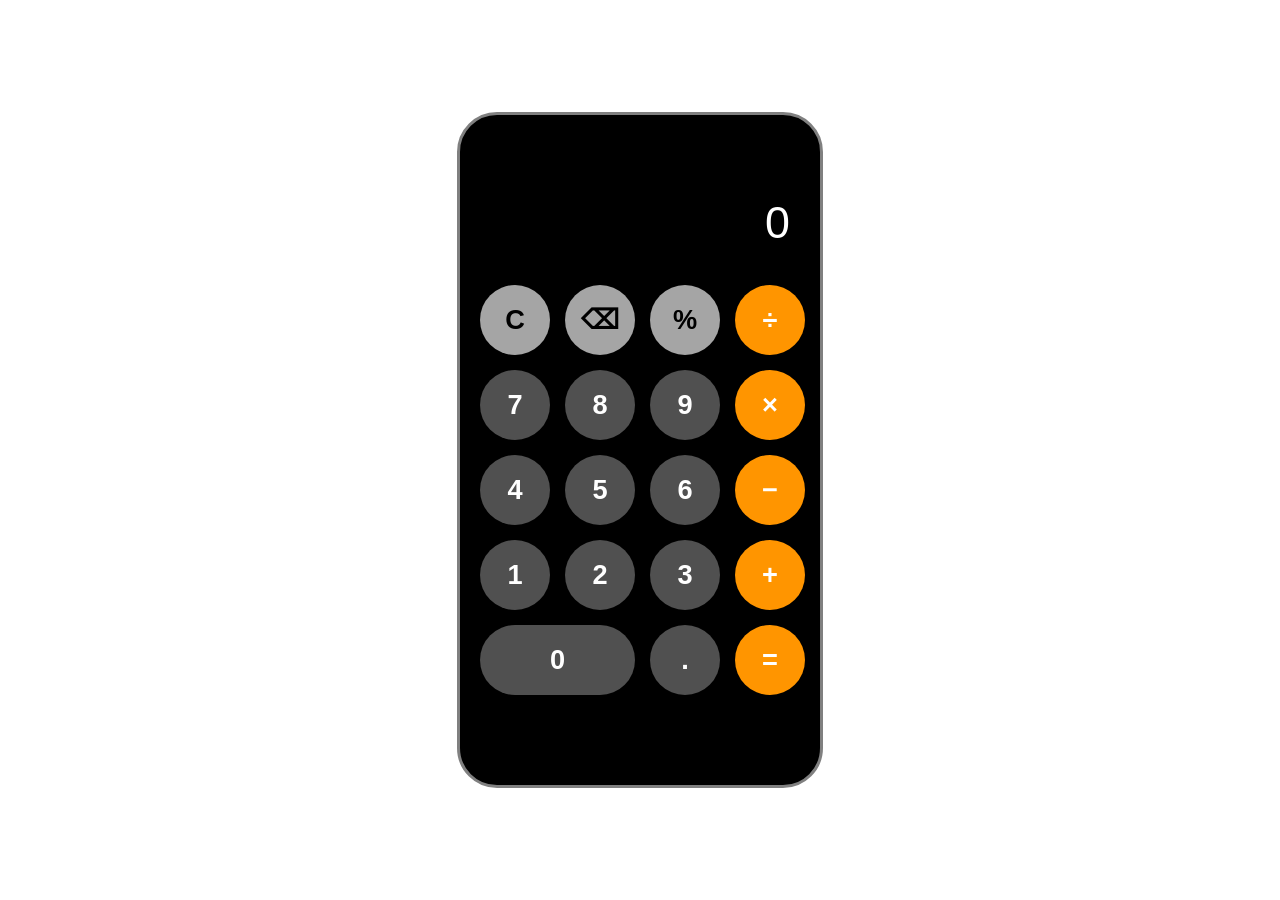
<file: docs/index.html>
<!DOCTYPE html>
<html lang="en">

<head>
    <meta charset="UTF-8">
    <meta name="viewport" content="width=device-width, initial-scale=1.0">
    <title>Functional iPhone Calculator</title>

    <link rel="stylesheet" href="style.css">
</head>

<body>

    <div class="iphone-container">

        <div class="calculator">

            <!-- Display -->
            <div class="display">
                <div class="expression" id="expression"></div>
                <div class="result" id="result">0</div>
            </div>

            <!-- Buttons -->
            <div class="buttons">

                <!-- Top Row -->
                <button class="btn light" data-action="clear">C</button>
                <button class="btn light" data-action="backspace">⌫</button>
                <button class="btn light" data-value="%">%</button>
                <button class="btn orange" data-operator="÷">÷</button>

                <!-- Number Row -->
                <button class="btn dark" data-value="7">7</button>
                <button class="btn dark" data-value="8">8</button>
                <button class="btn dark" data-value="9">9</button>
                <button class="btn orange" data-operator="×">×</button>

                <button class="btn dark" data-value="4">4</button>
                <button class="btn dark" data-value="5">5</button>
                <button class="btn dark" data-value="6">6</button>
                <button class="btn orange" data-operator="−">−</button>

                <button class="btn dark" data-value="1">1</button>
                <button class="btn dark" data-value="2">2</button>
                <button class="btn dark" data-value="3">3</button>
                <button class="btn orange" data-operator="+">+</button>

                <!-- Bottom Row -->
                <button class="btn dark wide" data-value="0">0</button>
                <button class="btn dark" data-value=".">.</button>
                <button class="btn orange" data-action="calculate">=</button>

            </div>

        </div>

    </div>

    <script src="script.js"></script>

</body>

</html>
</file>
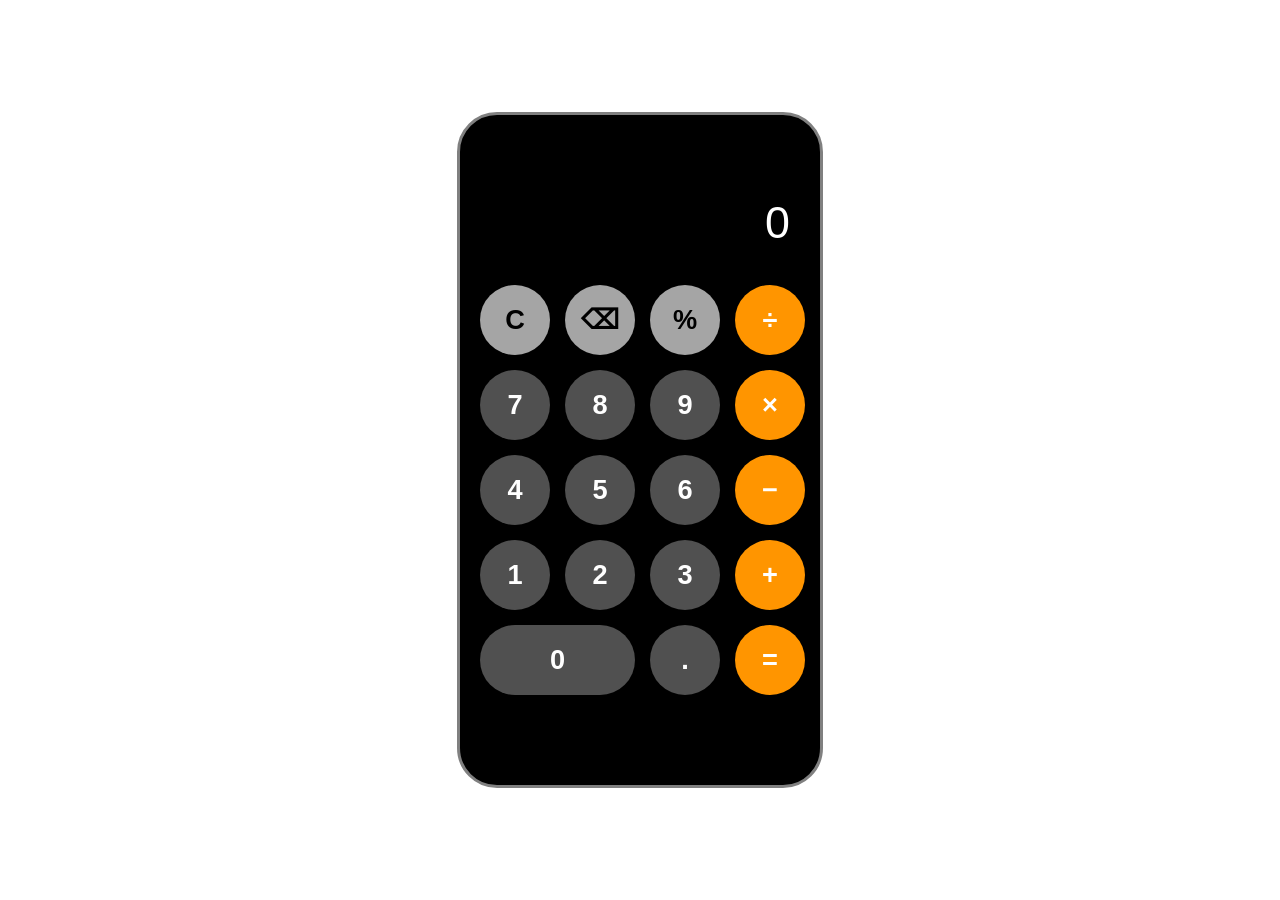
<file: WebDev-L2-Calculator/index.html>
<!DOCTYPE html>
<html lang="en">

<head>
    <meta charset="UTF-8">
    <meta name="viewport" content="width=device-width, initial-scale=1.0">
    <title>Functional iPhone Calculator</title>

    <link rel="stylesheet" href="style.css">
</head>

<body>

    <div class="iphone-container">

        <div class="calculator">

            <!-- Display -->
            <div class="display">
                <div class="expression" id="expression"></div>
                <div class="result" id="result">0</div>
            </div>

            <!-- Buttons -->
            <div class="buttons">

                <!-- Top Row -->
                <button class="btn light" data-action="clear">C</button>
                <button class="btn light" data-action="backspace">⌫</button>
                <button class="btn light" data-value="%">%</button>
                <button class="btn orange" data-operator="÷">÷</button>

                <!-- Number Row -->
                <button class="btn dark" data-value="7">7</button>
                <button class="btn dark" data-value="8">8</button>
                <button class="btn dark" data-value="9">9</button>
                <button class="btn orange" data-operator="×">×</button>

                <button class="btn dark" data-value="4">4</button>
                <button class="btn dark" data-value="5">5</button>
                <button class="btn dark" data-value="6">6</button>
                <button class="btn orange" data-operator="−">−</button>

                <button class="btn dark" data-value="1">1</button>
                <button class="btn dark" data-value="2">2</button>
                <button class="btn dark" data-value="3">3</button>
                <button class="btn orange" data-operator="+">+</button>

                <!-- Bottom Row -->
                <button class="btn dark wide" data-value="0">0</button>
                <button class="btn dark" data-value=".">.</button>
                <button class="btn orange" data-action="calculate">=</button>

            </div>

        </div>

    </div>

    <script src="script.js"></script>

</body>

</html>
</file>
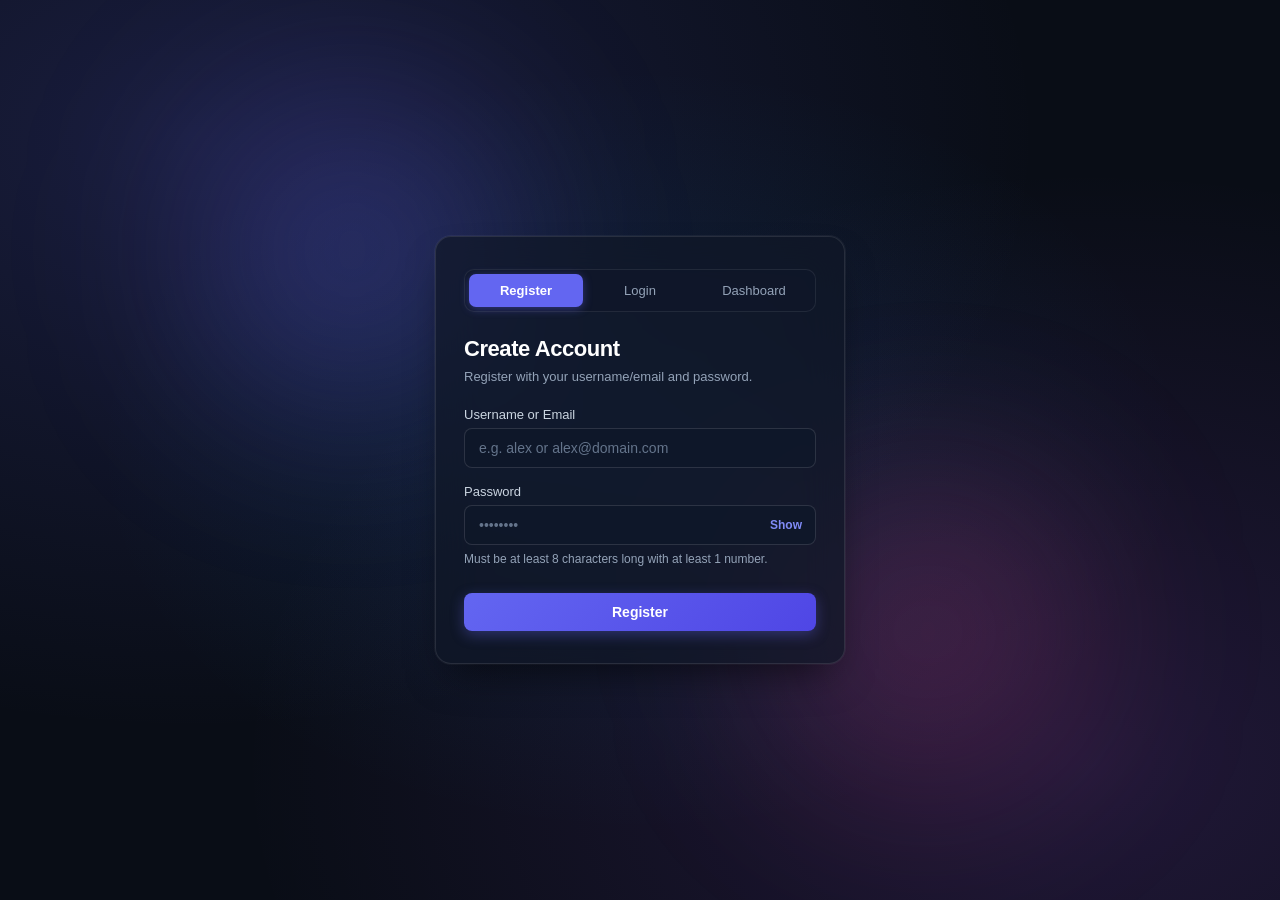
<file: WebDev-L2-LoginAuthenticationSystem/index.html>
<!DOCTYPE html>
<html lang="en">
<head>
  <meta charset="UTF-8">
  <meta name="viewport" content="width=device-width, initial-scale=1.0">
  <title>Authentication System</title>

  <link rel="stylesheet" href="style.css">
</head>
<body>

  <!-- Ambient Glow Effects -->
  <div class="glow-orb glow-1"></div>
  <div class="glow-orb glow-2"></div>

  <div class="auth-card">
    <div class="nav-tabs">
      <button class="tab-btn active" id="tabRegister" onclick="showTab('register')">Register</button>
      <button class="tab-btn" id="tabLogin" onclick="showTab('login')">Login</button>
      <button class="tab-btn" id="tabDashboard" onclick="showTab('dashboard')">Dashboard</button>
    </div>

    <div id="alertMessage" class="alert"></div>

    <!-- 1. Registration View -->
    <div id="registerSection">
      <h2>Create Account</h2>
      <p class="subtitle">Register with your username/email and password.</p>

      <form onsubmit="handleRegister(event)">
        <div class="form-group">
          <label for="regIdentifier">Username or Email</label>
          <input type="text" id="regIdentifier" placeholder="e.g. alex or alex@domain.com" required autocomplete="username">
        </div>

        <div class="form-group">
          <label for="regPassword">Password</label>

          <div class="password-container">
            <input type="password" id="regPassword" placeholder="••••••••" required autocomplete="new-password">
            <button type="button" class="show-password" onclick="togglePassword('regPassword', this)">
              Show
            </button>
          </div>

          <span class="field-hint">
            Must be at least 8 characters long with at least 1 number.
          </span>
        </div>

        <button type="submit" class="btn">Register</button>
      </form>
    </div>

    <!-- 2. Login View -->
    <div id="loginSection" style="display: none;">
      <h2>Welcome Back</h2>
      <p class="subtitle">Please enter your credentials to access your account.</p>

      <form onsubmit="handleLogin(event)">
        <div class="form-group">
          <label for="loginIdentifier">Username or Email</label>
          <input type="text" id="loginIdentifier" placeholder="e.g. alex or alex@domain.com" required autocomplete="username">
        </div>

        <div class="form-group">
          <label for="loginPassword">Password</label>

          <div class="password-container">
            <input type="password" id="loginPassword" placeholder="••••••••" required autocomplete="current-password">
            <button type="button" class="show-password" onclick="togglePassword('loginPassword', this)">
              Show
            </button>
          </div>
        </div>

        <button type="submit" class="btn">Login</button>
      </form>
    </div>

    <!-- 3. Protected Dashboard View -->
    <div id="dashboardSection" style="display: none;">
      <h2>Protected Space</h2>
      <p class="subtitle">
        You have successfully authenticated into the protected view.
      </p>

      <div class="profile-card">
        <div class="profile-row">
          <span class="profile-label">Signed in as:</span>
          <span class="profile-value" id="currentUser">-</span>
        </div>

        <div class="profile-row">
          <span class="profile-label">Access Level:</span>
          <span class="profile-value">Authorized</span>
        </div>

        <div class="profile-row">
          <span class="profile-label">Session:</span>
          <span class="badge-active">Active</span>
        </div>
      </div>

      <button type="button" class="btn btn-danger" onclick="handleLogout()">
        Log Out
      </button>
    </div>
  </div>

  <script src="script.js"></script>

</body>
</html>
</file>
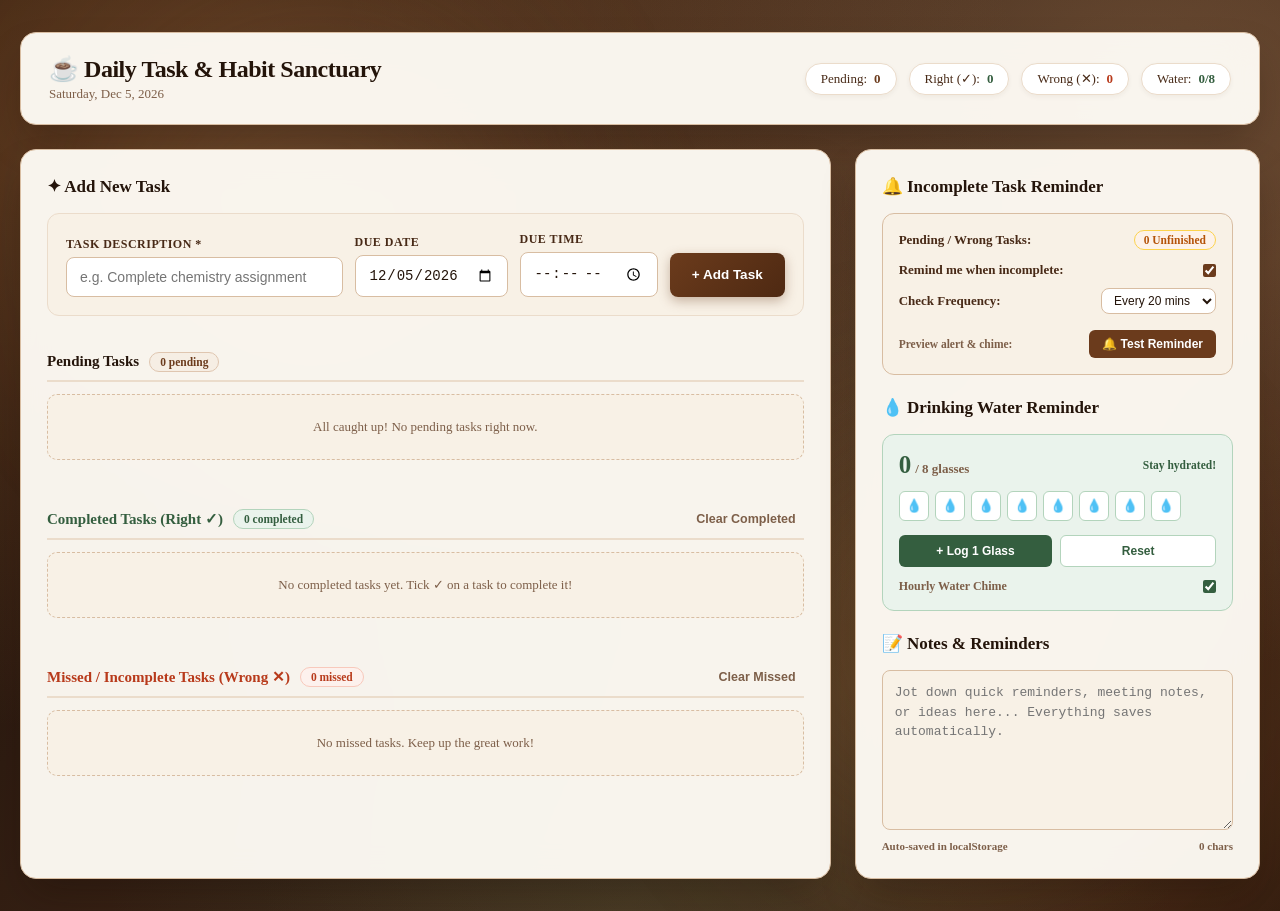
<file: WebDev-L2-ToDo/index.html>
<!DOCTYPE html>
<html lang="en">
<head>
  <meta charset="UTF-8">
  <meta name="viewport" content="width=device-width, initial-scale=1.0">
  <title>Mindful Tasks & Habit Planner</title>

  <link rel="stylesheet" href="style.css">
</head>
<body>

  <!-- Ambient Golden Caramel Glow Orbs -->
  <div class="glow-orb glow-top-left"></div>
  <div class="glow-orb glow-bottom-right"></div>

  <div class="container">

    <!-- Header -->
    <header class="top-bar">
      <div class="brand">
        <h1>☕ Daily Task & Habit Sanctuary</h1>
        <p id="dateHeader">Loading current date...</p>
      </div>

      <div class="status-pills">
        <div class="pill">
          <span>Pending:</span>
          <span id="statPendingCount" class="pill-num" style="color: var(--accent-brown);">0</span>
        </div>

        <div class="pill">
          <span>Right (✓):</span>
          <span id="statRightCount" class="pill-num" style="color: var(--green-primary);">0</span>
        </div>

        <div class="pill">
          <span>Wrong (✕):</span>
          <span id="statWrongCount" class="pill-num" style="color: var(--red-wrong);">0</span>
        </div>

        <div class="pill">
          <span>Water:</span>
          <span id="statWaterCount" class="pill-num" style="color: var(--green-primary);">0/8</span>
        </div>
      </div>
    </header>

    <!-- Main Grid -->
    <div class="app-grid">

      <!-- Left Column: Task Lists -->
      <main class="card">
        <h2 class="card-title">✦ Add New Task</h2>

        <form class="task-form" onsubmit="handleCreateTask(event)">
          <div class="input-field">
            <label for="inputDesc">Task Description *</label>
            <input type="text" id="inputDesc" placeholder="e.g. Complete chemistry assignment" required autocomplete="off">
          </div>

          <div class="input-field">
            <label for="inputDate">Due Date</label>
            <input type="date" id="inputDate">
          </div>

          <div class="input-field">
            <label for="inputTime">Due Time</label>
            <input type="time" id="inputTime">
          </div>

          <button type="submit" class="btn-submit">+ Add Task</button>
        </form>

        <!-- 1. PENDING TASKS SECTION -->
        <div class="section-bar">
          <div class="section-name">
            <span>Pending Tasks</span>
            <span id="badgePending" class="badge-counter badge-pending">0 pending</span>
          </div>
        </div>

        <table class="task-table" id="pendingTable">
          <thead>
            <tr>
              <th class="col-tick">Mark (✓ / ✕)</th>
              <th class="col-desc">Task Description</th>
              <th class="col-date">Date</th>
              <th class="col-time">Time</th>
              <th class="col-actions">Actions</th>
            </tr>
          </thead>

          <tbody id="pendingTbody">
            <!-- Injected via JS -->
          </tbody>
        </table>

        <div id="pendingEmptyNotice" class="empty-card" style="display: none;">
          All caught up! No pending tasks right now.
        </div>

        <!-- 2. COMPLETED TASKS (MARKED RIGHT ✓) -->
        <div class="section-bar" style="margin-top: 36px;">
          <div class="section-name">
            <span style="color: var(--green-primary);">Completed Tasks (Right ✓)</span>
            <span id="badgeRight" class="badge-counter badge-completed">0 completed</span>
          </div>

          <button type="button" class="btn-action" style="color: var(--text-muted);" onclick="clearCompletedRight()">
            Clear Completed
          </button>
        </div>

        <table class="task-table" id="rightTable">
          <thead>
            <tr>
              <th class="col-tick">Status</th>
              <th class="col-desc">Task Description</th>
              <th class="col-date">Date</th>
              <th class="col-time">Time</th>
              <th class="col-actions">Actions</th>
            </tr>
          </thead>

          <tbody id="rightTbody">
            <!-- Injected via JS -->
          </tbody>
        </table>

        <div id="rightEmptyNotice" class="empty-card" style="display: none;">
          No completed tasks yet. Tick ✓ on a task to complete it!
        </div>

        <!-- 3. MISSED / INCOMPLETE TASKS (MARKED WRONG ✕) -->
        <div class="section-bar" style="margin-top: 36px;">
          <div class="section-name">
            <span style="color: var(--red-wrong);">Missed / Incomplete Tasks (Wrong ✕)</span>
            <span id="badgeWrong" class="badge-counter badge-wrong">0 missed</span>
          </div>

          <button type="button" class="btn-action" style="color: var(--text-muted);" onclick="clearMarkedWrong()">
            Clear Missed
          </button>
        </div>

        <table class="task-table" id="wrongTable">
          <thead>
            <tr>
              <th class="col-tick">Status</th>
              <th class="col-desc">Task Description</th>
              <th class="col-date">Date</th>
              <th class="col-time">Time</th>
              <th class="col-actions">Actions</th>
            </tr>
          </thead>

          <tbody id="wrongTbody">
            <!-- Injected via JS -->
          </tbody>
        </table>

        <div id="wrongEmptyNotice" class="empty-card" style="display: none;">
          No missed tasks. Keep up the great work!
        </div>
      </main>

      <!-- Right Column: Incomplete Reminder, Water Tracker & Notes -->
      <aside class="card">

        <!-- Incomplete Task Reminder Panel -->
        <div class="widget-box">
          <h2 class="card-title">🔔 Incomplete Task Reminder</h2>

          <div class="reminder-panel">
            <div class="reminder-header">
              <span style="font-size: 13px; font-weight: 700; color: var(--text-mocha);">
                Pending / Wrong Tasks:
              </span>

              <span id="pendingAlertPill" class="pending-alert-badge">
                0 Unfinished
              </span>
            </div>

            <div class="reminder-controls">

              <div class="reminder-row">
                <span>Remind me when incomplete:</span>

                <input
                  type="checkbox"
                  id="incompleteReminderToggle"
                  style="accent-color: var(--accent-brown); cursor: pointer;"
                  checked
                  onchange="toggleIncompleteReminder()"
                >
              </div>

              <div class="reminder-row">
                <span>Check Frequency:</span>

                <select
                  id="reminderIntervalSelect"
                  style="width: auto; padding: 4px 8px; font-size: 12px;"
                  onchange="updateReminderFrequency()"
                >
                  <option value="10">Every 10 mins</option>
                  <option value="20" selected>Every 20 mins</option>
                  <option value="30">Every 30 mins</option>
                  <option value="60">Every 1 hour</option>
                </select>
              </div>

              <div class="reminder-row" style="margin-top: 6px;">
                <span style="font-size: 11.5px; color: var(--text-muted);">
                  Preview alert & chime:
                </span>

                <button
                  type="button"
                  class="btn-test-reminder"
                  onclick="fireIncompleteTaskReminder(true)"
                >
                  🔔 Test Reminder
                </button>
              </div>

            </div>
          </div>
        </div>

        <!-- Drinking Water Tracker -->
        <div class="widget-box">
          <h2 class="card-title">💧 Drinking Water Reminder</h2>

          <div class="water-box">

            <div class="water-header-row">
              <div>
                <span class="water-count-large" id="waterNumber">0</span>

                <span style="color: var(--text-muted); font-size: 13px; font-weight: 700;">
                  / 8 glasses
                </span>
              </div>

              <span
                id="waterFeedback"
                style="font-size: 11.5px; color: var(--green-primary); font-weight: 700;"
              >
                Stay hydrated!
              </span>
            </div>

            <div class="water-icons-row" id="waterIconsContainer">
              <!-- Injected via JS -->
            </div>

            <div class="water-buttons">
              <button
                type="button"
                class="btn-water btn-drink-water"
                onclick="logWaterGlass()"
              >
                + Log 1 Glass
              </button>

              <button
                type="button"
                class="btn-water btn-reset-water"
                onclick="resetWaterTracker()"
              >
                Reset
              </button>
            </div>

            <div
              style="
                margin-top: 12px;
                display: flex;
                justify-content: space-between;
                align-items: center;
                font-size: 12px;
                color: var(--text-muted);
                font-weight: 600;
              "
            >
              <span>Hourly Water Chime</span>

              <input
                type="checkbox"
                id="waterChimeToggle"
                style="accent-color: var(--green-primary); cursor: pointer;"
                checked
                onchange="toggleWaterChime()"
              >
            </div>

          </div>
        </div>

        <!-- Notes Scratchpad -->
        <div class="widget-box">
          <h2 class="card-title">📝 Notes & Reminders</h2>

          <textarea
            id="notesArea"
            class="notes-input"
            placeholder="Jot down quick reminders, meeting notes, or ideas here... Everything saves automatically."
            oninput="saveNotesText()"
          ></textarea>

          <div class="notes-info">
            <span>Auto-saved in localStorage</span>
            <span id="notesCharCounter">0 chars</span>
          </div>
        </div>

      </aside>

    </div>
  </div>

  <div id="toastTray" class="toast-tray"></div>

  <script src="script.js"></script>
</body>
</html>
</file>
<file: docs/style.css>
body {
    margin: 0;
    background-color: white;
    display: flex;
    justify-content: center;
    align-items: center;
    min-height: 100vh;
    font-family: Arial, sans-serif;
}

.iphone-container {
    position: relative;
    width: 360px;
    height: 670px;
    background-color: black;
    border-radius: 40px;
    border: 3px solid gray;
    overflow: hidden;
}

/* Calculator Section */
.calculator {
    display: flex;
    flex-direction: column;
    padding: 20px;
    box-sizing: border-box;
    height: 100%;
}

/* Display */
.display {
    background-color: black;
    color: white;
    text-align: right;
    padding: 20px 10px;
    border-radius: 10px;
    height: 90px;
    overflow: hidden;
    display: flex;
    flex-direction: column;
    justify-content: flex-end;
}

/* Expression shown above the result */
.expression {
    color: #b0b0b0;
    font-size: 1.1rem;
    min-height: 25px;
    overflow: hidden;
    white-space: nowrap;
}

/* Result shown below */
.result {
    color: white;
    font-size: 2.8rem;
    line-height: 1;
    overflow: hidden;
    white-space: nowrap;
}

/* Button Grid */
.buttons {
    display: grid;
    grid-template-columns: repeat(4, 1fr);
    gap: 15px;
    margin-top: 20px;
}

/* All Buttons */
.btn {
    height: 70px;
    width: 70px;
    border-radius: 50%;
    display: flex;
    justify-content: center;
    align-items: center;
    font-size: 1.7rem;
    font-weight: bold;
    border: none;
    cursor: pointer;
}

.btn:hover {
    opacity: 0.8;
}

/* Orange Buttons */
.btn.orange {
    background-color: #ff9500;
    color: white;
}

/* Light Buttons */
.btn.light {
    background-color: #a5a5a5;
    color: black;
}

/* Number Buttons */
.btn.dark {
    background-color: #505050;
    color: white;
}

/* Wide Zero Button */
.btn.wide {
    grid-column: span 2;
    width: 100%;
    border-radius: 35px;
}
</file>
<file: WebDev-L2-Calculator/style.css>
body {
    margin: 0;
    background-color: white;
    display: flex;
    justify-content: center;
    align-items: center;
    min-height: 100vh;
    font-family: Arial, sans-serif;
}

.iphone-container {
    position: relative;
    width: 360px;
    height: 670px;
    background-color: black;
    border-radius: 40px;
    border: 3px solid gray;
    overflow: hidden;
}

/* Calculator Section */
.calculator {
    display: flex;
    flex-direction: column;
    padding: 20px;
    box-sizing: border-box;
    height: 100%;
}

/* Display */
.display {
    background-color: black;
    color: white;
    text-align: right;
    padding: 20px 10px;
    border-radius: 10px;
    height: 90px;
    overflow: hidden;
    display: flex;
    flex-direction: column;
    justify-content: flex-end;
}

/* Expression shown above the result */
.expression {
    color: #b0b0b0;
    font-size: 1.1rem;
    min-height: 25px;
    overflow: hidden;
    white-space: nowrap;
}

/* Result shown below */
.result {
    color: white;
    font-size: 2.8rem;
    line-height: 1;
    overflow: hidden;
    white-space: nowrap;
}

/* Button Grid */
.buttons {
    display: grid;
    grid-template-columns: repeat(4, 1fr);
    gap: 15px;
    margin-top: 20px;
}

/* All Buttons */
.btn {
    height: 70px;
    width: 70px;
    border-radius: 50%;
    display: flex;
    justify-content: center;
    align-items: center;
    font-size: 1.7rem;
    font-weight: bold;
    border: none;
    cursor: pointer;
}

.btn:hover {
    opacity: 0.8;
}

/* Orange Buttons */
.btn.orange {
    background-color: #ff9500;
    color: white;
}

/* Light Buttons */
.btn.light {
    background-color: #a5a5a5;
    color: black;
}

/* Number Buttons */
.btn.dark {
    background-color: #505050;
    color: white;
}

/* Wide Zero Button */
.btn.wide {
    grid-column: span 2;
    width: 100%;
    border-radius: 35px;
}
</file>
<file: WebDev-L2-LoginAuthenticationSystem/style.css>
* {
  box-sizing: border-box;
  margin: 0;
  padding: 0;
}

body {
  font-family: -apple-system, BlinkMacSystemFont, "Segoe UI", Roboto, sans-serif;
  background-color: #090d16;
  background-image: 
    radial-gradient(at 15% 15%, rgba(99, 102, 241, 0.18) 0px, transparent 55%),
    radial-gradient(at 85% 85%, rgba(168, 85, 247, 0.15) 0px, transparent 55%),
    radial-gradient(at 50% 50%, rgba(14, 165, 233, 0.1) 0px, transparent 60%);
  color: #f1f5f9;
  min-height: 100vh;
  display: flex;
  align-items: center;
  justify-content: center;
  padding: 24px;
  overflow-x: hidden;
}

/* Ambient background glow circles */
.glow-orb {
  position: fixed;
  width: 320px;
  height: 320px;
  border-radius: 50%;
  filter: blur(90px);
  pointer-events: none;
  z-index: 0;
}

.glow-1 {
  top: 10%;
  left: 15%;
  background: rgba(99, 102, 241, 0.25);
}

.glow-2 {
  bottom: 12%;
  right: 15%;
  background: rgba(236, 72, 153, 0.18);
}

/* Frosted Glass Card */
.auth-card {
  position: relative;
  z-index: 1;
  width: 100%;
  max-width: 410px;
  background: rgba(17, 24, 39, 0.7);
  backdrop-filter: blur(20px);
  -webkit-backdrop-filter: blur(20px);
  border: 1px solid rgba(255, 255, 255, 0.1);
  border-radius: 16px;
  padding: 32px 28px;
  box-shadow: 
    0 20px 40px -15px rgba(0, 0, 0, 0.6),
    0 0 0 1px rgba(255, 255, 255, 0.05);
}

/* Segmented Tab Bar */
.nav-tabs {
  display: flex;
  background: rgba(15, 23, 42, 0.8);
  border: 1px solid rgba(255, 255, 255, 0.08);
  border-radius: 10px;
  padding: 4px;
  margin-bottom: 24px;
}

.tab-btn {
  flex: 1;
  padding: 9px;
  border: none;
  background: transparent;
  font-size: 13px;
  font-weight: 500;
  color: #94a3b8;
  cursor: pointer;
  border-radius: 7px;
  transition: all 0.25s ease;
}

.tab-btn:hover {
  color: #f8fafc;
}

.tab-btn.active {
  background: #6366f1;
  color: #ffffff;
  font-weight: 600;
  box-shadow: 0 2px 10px rgba(99, 102, 241, 0.4);
}

h2 {
  font-size: 22px;
  font-weight: 600;
  letter-spacing: -0.02em;
  color: #ffffff;
  margin-bottom: 6px;
}

.subtitle {
  font-size: 13px;
  color: #94a3b8;
  margin-bottom: 20px;
  line-height: 1.4;
}

/* Form Inputs */
.form-group {
  margin-bottom: 16px;
}

label {
  display: block;
  font-size: 13px;
  font-weight: 500;
  color: #cbd5e1;
  margin-bottom: 6px;
}

input[type="text"],
input[type="password"],
input[type="text"],
input[type="password"] {
  width: 100%;
  padding: 11px 14px;
  background: rgba(15, 23, 42, 0.75);
  border: 1px solid rgba(255, 255, 255, 0.12);
  border-radius: 8px;
  font-size: 14px;
  color: #f8fafc;
  outline: none;
  transition: all 0.2s ease;
}

input::placeholder {
  color: #64748b;
}

input:focus {
  border-color: #818cf8;
  background: rgba(15, 23, 42, 0.95);
  box-shadow: 0 0 0 3px rgba(99, 102, 241, 0.25);
}

.field-hint {
  display: block;
  font-size: 12px;
  color: #94a3b8;
  margin-top: 6px;
  line-height: 1.35;
}

/* Password Show/Hide */
.password-container {
  position: relative;
  width: 100%;
}

.password-container input {
  padding-right: 60px;
}

.show-password {
  position: absolute;
  right: 10px;
  top: 50%;
  transform: translateY(-50%);
  border: none;
  background: transparent;
  color: #818cf8;
  font-size: 12px;
  font-weight: 600;
  cursor: pointer;
  padding: 4px;
}

.show-password:hover {
  color: #a5b4fc;
}

/* Action Buttons */
.btn {
  width: 100%;
  padding: 11px;
  background: linear-gradient(135deg, #6366f1 0%, #4f46e5 100%);
  color: #ffffff;
  border: none;
  border-radius: 8px;
  font-size: 14px;
  font-weight: 600;
  cursor: pointer;
  margin-top: 10px;
  transition: all 0.2s ease;
  box-shadow: 0 4px 14px rgba(99, 102, 241, 0.35);
}

.btn:hover {
  background: linear-gradient(135deg, #4f46e5 0%, #4338ca 100%);
  transform: translateY(-1px);
  box-shadow: 0 6px 18px rgba(99, 102, 241, 0.45);
}

.btn:active {
  transform: translateY(0);
}

.btn-danger {
  background: linear-gradient(135deg, #ef4444 0%, #dc2626 100%);
  box-shadow: 0 4px 14px rgba(239, 68, 68, 0.35);
}

.btn-danger:hover {
  background: linear-gradient(135deg, #dc2626 0%, #b91c1c 100%);
  box-shadow: 0 6px 18px rgba(239, 68, 68, 0.45);
}

/* Notification Alerts */
.alert {
  display: none;
  padding: 10px 14px;
  font-size: 13px;
  border-radius: 8px;
  margin-bottom: 18px;
  line-height: 1.4;
  animation: fadeIn 0.25s ease;
}

.alert.visible {
  display: block;
}

.alert-error {
  background: rgba(239, 68, 68, 0.12);
  border: 1px solid rgba(239, 68, 68, 0.3);
  color: #fca5a5;
}

.alert-success {
  background: rgba(34, 197, 94, 0.12);
  border: 1px solid rgba(34, 197, 94, 0.3);
  color: #86efac;
}

/* Dashboard Details */
.profile-card {
  background: rgba(15, 23, 42, 0.6);
  border: 1px solid rgba(255, 255, 255, 0.08);
  border-radius: 10px;
  padding: 16px;
  margin-bottom: 20px;
  font-size: 13.5px;
}

.profile-row {
  display: flex;
  justify-content: space-between;
  padding: 8px 0;
  border-bottom: 1px solid rgba(255, 255, 255, 0.06);
}

.profile-row:last-child {
  border-bottom: none;
  padding-bottom: 0;
}

.profile-row:first-child {
  padding-top: 0;
}

.profile-label {
  color: #94a3b8;
}

.profile-value {
  color: #f1f5f9;
  font-weight: 500;
}

.badge-active {
  display: inline-block;
  padding: 2px 8px;
  background: rgba(34, 197, 94, 0.15);
  border: 1px solid rgba(34, 197, 0.3);
  color: #86efac;
  border-radius: 20px;
  font-size: 11.5px;
  font-weight: 600;
}

@keyframes fadeIn {
  from {
    opacity: 0;
    transform: translateY(-4px);
  }

  to {
    opacity: 1;
    transform: translateY(0);
  }
}
</file>
<file: WebDev-L2-ToDo/style.css>
* {
  box-sizing: border-box;
  margin: 0;
  padding: 0;
}

/* Rich Aesthetic Coffee, Caramel, Brown & Cream Palette */
:root {
  --bg-mocha-dark: #20130b;
  --bg-mocha-mid: #331f13;
  --bg-mocha-light: #462c1c;

  --card-cream: rgba(255, 252, 246, 0.96);
  --card-inner: #f8f1e6;
  --border-caramel: #d8bda2;
  --border-warm: #ebdccb;

  --text-espresso: #24140a;
  --text-mocha: #482a17;
  --text-muted: #7d5f49;

  --accent-caramel: #b8733e;
  --accent-brown: #6b3b1c;
  --accent-brown-hover: #542d13;
  --brown-light: #f6eee4;
  --brown-border: #dfc6b0;

  --green-primary: #345e3f;
  --green-hover: #26472f;
  --green-light: #eaf3ec;
  --green-border: #b3d4bc;

  --red-wrong: #b83a1b;
  --red-light: #fdf1ed;
  --red-border: #f8c9bc;

  --shadow-sm: 0 4px 15px rgba(32, 19, 11, 0.15);
  --shadow-lg: 0 20px 40px -10px rgba(22, 12, 6, 0.35);
  --radius: 16px;
  --font: -apple-system, BlinkMacSystemFont, "Segoe UI", Roboto, Georgia, serif;
}

body {
  font-family: var(--font);
  background-color: var(--bg-mocha-dark);
  background-image: 
    radial-gradient(at 10% 12%, rgba(184, 115, 62, 0.4) 0px, transparent 55%),
    radial-gradient(at 90% 10%, rgba(212, 163, 115, 0.3) 0px, transparent 50%),
    radial-gradient(at 50% 85%, rgba(61, 104, 73, 0.28) 0px, transparent 60%),
    radial-gradient(at 85% 85%, rgba(124, 72, 38, 0.45) 0px, transparent 55%),
    linear-gradient(135deg, #1c1008 0%, #2f1c11 35%, #422818 70%, #190e07 100%);
  color: var(--text-espresso);
  min-height: 100vh;
  padding: 32px 18px;
}

/* Ambient Glowing Orbs */
.glow-orb {
  position: fixed;
  width: 380px;
  height: 380px;
  border-radius: 50%;
  filter: blur(100px);
  pointer-events: none;
  z-index: 0;
}

.glow-top-left {
  top: 5%;
  left: 10%;
  background: rgba(212, 163, 115, 0.22);
}

.glow-bottom-right {
  bottom: 8%;
  right: 10%;
  background: rgba(184, 115, 62, 0.25);
}

.container {
  position: relative;
  z-index: 1;
  max-width: 1240px;
  margin: 0 auto;
  display: flex;
  flex-direction: column;
  gap: 24px;
}

/* Top App Header */
.top-bar {
  background: var(--card-cream);
  backdrop-filter: blur(16px);
  border: 1.5px solid var(--border-caramel);
  border-radius: var(--radius);
  padding: 22px 28px;
  display: flex;
  justify-content: space-between;
  align-items: center;
  flex-wrap: wrap;
  gap: 16px;
  box-shadow: var(--shadow-lg);
}

.brand h1 {
  font-size: 24px;
  font-weight: 800;
  color: var(--text-espresso);
  letter-spacing: -0.02em;
}

.brand p {
  font-size: 13px;
  color: var(--text-muted);
  margin-top: 3px;
  font-weight: 500;
}

.status-pills {
  display: flex;
  gap: 12px;
  flex-wrap: wrap;
}

.pill {
  background: #ffffff;
  border: 1.5px solid var(--border-warm);
  padding: 7px 15px;
  border-radius: 20px;
  font-size: 13px;
  color: var(--text-mocha);
  display: flex;
  align-items: center;
  gap: 7px;
  box-shadow: 0 2px 5px rgba(50, 30, 15, 0.05);
}

.pill-num {
  font-weight: 800;
}

/* Main Grid Layout */
.app-grid {
  display: grid;
  grid-template-columns: 2fr 1fr;
  gap: 24px;
}

@media (max-width: 960px) {
  .app-grid {
    grid-template-columns: 1fr;
  }
}

/* Cream Cards */
.card {
  background: var(--card-cream);
  backdrop-filter: blur(16px);
  border: 1.5px solid var(--border-caramel);
  border-radius: var(--radius);
  padding: 26px;
  box-shadow: var(--shadow-lg);
}

.card-title {
  font-size: 17px;
  font-weight: 800;
  color: var(--text-espresso);
  margin-bottom: 16px;
  display: flex;
  align-items: center;
  gap: 8px;
}

/* Task Add Form */
.task-form {
  display: grid;
  grid-template-columns: 2fr 1fr 1fr auto;
  gap: 12px;
  align-items: end;
  margin-bottom: 24px;
  background: var(--card-inner);
  padding: 18px;
  border-radius: 12px;
  border: 1px solid var(--border-warm);
}

@media (max-width: 700px) {
  .task-form {
    grid-template-columns: 1fr;
  }
}

.input-field {
  display: flex;
  flex-direction: column;
  gap: 5px;
}

.input-field label {
  font-size: 12px;
  font-weight: 700;
  color: var(--text-mocha);
  text-transform: uppercase;
  letter-spacing: 0.04em;
}

input[type="text"],
input[type="date"],
input[type="time"],
select,
textarea {
  width: 100%;
  padding: 11px 13px;
  background: #ffffff;
  border: 1.5px solid var(--border-caramel);
  border-radius: 8px;
  color: var(--text-espresso);
  font-size: 14px;
  outline: none;
  transition: all 0.2s;
}

input:focus,
textarea:focus {
  border-color: var(--accent-caramel);
  box-shadow: 0 0 0 3px rgba(184, 115, 62, 0.25);
}

.btn-submit {
  padding: 11px 22px;
  background: linear-gradient(135deg, var(--accent-brown) 0%, #4e2912 100%);
  color: #ffffff;
  border: none;
  border-radius: 8px;
  font-size: 13.5px;
  font-weight: 700;
  cursor: pointer;
  height: 44px;
  white-space: nowrap;
  transition: all 0.2s;
  box-shadow: 0 4px 12px rgba(107, 59, 28, 0.35);
}

.btn-submit:hover {
  background: linear-gradient(135deg, var(--accent-brown-hover) 0%, #3a1d09 100%);
  transform: translateY(-1px);
  box-shadow: 0 6px 16px rgba(107, 59, 28, 0.45);
}

/* Table Section Headers */
.section-bar {
  display: flex;
  justify-content: space-between;
  align-items: center;
  padding: 12px 0 8px 0;
  border-bottom: 2px solid var(--border-warm);
  margin-bottom: 12px;
}

.section-name {
  font-size: 15px;
  font-weight: 800;
  color: var(--text-espresso);
  display: flex;
  align-items: center;
  gap: 10px;
}

.badge-counter {
  font-size: 11.5px;
  font-weight: 700;
  padding: 3px 10px;
  border-radius: 12px;
}

.badge-pending {
  background: var(--brown-light);
  color: var(--accent-brown);
  border: 1px solid var(--brown-border);
}

.badge-completed {
  background: var(--green-light);
  color: var(--green-primary);
  border: 1px solid var(--green-border);
}

.badge-wrong {
  background: var(--red-light);
  color: var(--red-wrong);
  border: 1px solid var(--red-border);
}

/* Structured Separate Columns Table */
.task-table {
  width: 100%;
  border-collapse: collapse;
  margin-bottom: 16px;
}

.task-table th {
  text-align: left;
  font-size: 11.5px;
  font-weight: 800;
  color: var(--text-mocha);
  text-transform: uppercase;
  letter-spacing: 0.05em;
  padding: 10px 12px;
  border-bottom: 1.5px solid var(--border-warm);
}

.task-table td {
  padding: 13px 12px;
  font-size: 13.5px;
  border-bottom: 1px solid var(--border-warm);
  vertical-align: middle;
}

.task-row:hover td {
  background: rgba(248, 241, 230, 0.7);
}

.col-tick {
  width: 92px;
  text-align: center;
}

.col-desc {
  width: 40%;
}

.col-date {
  width: 17%;
  color: var(--text-muted);
  font-size: 12.5px;
}

.col-time {
  width: 14%;
  color: var(--text-muted);
  font-size: 12.5px;
}

.col-actions {
  width: 18%;
  text-align: right;
}

/* Right (✓) and Wrong (✕) Ticking Buttons */
.tick-controls {
  display: inline-flex;
  align-items: center;
  gap: 6px;
}

.btn-tick {
  width: 29px;
  height: 29px;
  border-radius: 7px;
  border: 1.5px solid var(--border-caramel);
  background: #ffffff;
  cursor: pointer;
  display: inline-grid;
  place-content: center;
  font-size: 14px;
  font-weight: 800;
  transition: all 0.2s ease;
}

.btn-tick-right {
  color: var(--green-primary);
}

.btn-tick-right:hover {
  background: var(--green-primary);
  border-color: var(--green-primary);
  color: #ffffff;
}

.btn-tick-wrong {
  color: var(--red-wrong);
}

.btn-tick-wrong:hover {
  background: var(--red-wrong);
  border-color: var(--red-wrong);
  color: #ffffff;
}

.status-badge-inline {
  display: inline-flex;
  align-items: center;
  gap: 4px;
  padding: 3px 9px;
  border-radius: 6px;
  font-size: 11.5px;
  font-weight: 800;
  cursor: pointer;
}

.status-right {
  background: var(--green-light);
  color: var(--green-primary);
  border: 1px solid var(--green-border);
}

.status-wrong {
  background: var(--red-light);
  color: var(--red-wrong);
  border: 1px solid var(--red-border);
}

/* Task Text and Strikethrough */
.task-text {
  color: var(--text-espresso);
  font-weight: 600;
  line-height: 1.4;
}

.task-time-stamp {
  font-size: 11px;
  color: var(--text-muted);
  display: block;
  margin-top: 3px;
}

.row-right .task-text {
  text-decoration: line-through;
  color: #8f7765;
  font-weight: 400;
}

.row-wrong .task-text {
  color: var(--red-wrong);
}

.inline-edit {
  width: 100%;
  padding: 6px 10px;
  border: 1.5px solid var(--accent-caramel);
  border-radius: 6px;
  font-size: 13px;
}

/* Action Buttons */
.btn-action {
  background: transparent;
  border: none;
  font-size: 12.5px;
  font-weight: 700;
  padding: 4px 8px;
  border-radius: 5px;
  cursor: pointer;
  transition: all 0.15s;
}

.btn-edit {
  color: var(--accent-brown);
  margin-right: 4px;
}

.btn-edit:hover {
  background: var(--brown-light);
}

.btn-delete {
  color: var(--red-wrong);
}

.btn-delete:hover {
  background: var(--red-light);
}

.btn-save {
  background: var(--green-primary);
  color: #ffffff;
  margin-right: 4px;
}

.btn-cancel {
  background: #786455;
  color: #ffffff;
}

/* Empty State Messages */
.empty-card {
  text-align: center;
  padding: 24px 16px;
  color: var(--text-muted);
  font-size: 13px;
  background: var(--card-inner);
  border: 1.5px dashed var(--border-caramel);
  border-radius: 10px;
  margin: 8px 0;
}

/* Sidebar Widgets */
.widget-box {
  margin-bottom: 22px;
}

.widget-box:last-child {
  margin-bottom: 0;
}

/* Incomplete Task Reminder Panel */
.reminder-panel {
  background: var(--card-inner);
  border: 1.5px solid var(--border-caramel);
  border-radius: 12px;
  padding: 16px;
}

.reminder-header {
  display: flex;
  justify-content: space-between;
  align-items: center;
  margin-bottom: 12px;
}

.pending-alert-badge {
  background: #fdf2e9;
  color: #b45309;
  border: 1px solid #fcd34d;
  padding: 3px 9px;
  border-radius: 12px;
  font-size: 11.5px;
  font-weight: 800;
}

.reminder-controls {
  display: flex;
  flex-direction: column;
  gap: 10px;
  font-size: 13px;
  color: var(--text-mocha);
  font-weight: 600;
}

.reminder-row {
  display: flex;
  justify-content: space-between;
  align-items: center;
}

.btn-test-reminder {
  padding: 7px 13px;
  background: var(--accent-brown);
  color: #ffffff;
  border: none;
  border-radius: 6px;
  font-size: 12px;
  font-weight: 700;
  cursor: pointer;
  transition: background 0.2s;
}

.btn-test-reminder:hover {
  background: var(--accent-brown-hover);
}

/* Water Tracker Panel */
.water-box {
  background: var(--green-light);
  border: 1.5px solid var(--green-border);
  border-radius: 12px;
  padding: 16px;
}

.water-header-row {
  display: flex;
  justify-content: space-between;
  align-items: center;
  margin-bottom: 12px;
}

.water-count-large {
  font-size: 25px;
  font-weight: 900;
  color: var(--green-primary);
}

.water-icons-row {
  display: flex;
  gap: 6px;
  flex-wrap: wrap;
  margin-bottom: 14px;
}

.water-drop {
  width: 30px;
  height: 30px;
  border-radius: 6px;
  background: #ffffff;
  border: 1.5px solid var(--green-border);
  display: grid;
  place-content: center;
  font-size: 13px;
  cursor: pointer;
  transition: all 0.2s ease;
}

.water-drop.filled {
  background: var(--green-primary);
  border-color: var(--green-primary);
  color: #ffffff;
  box-shadow: 0 2px 6px rgba(52, 94, 63, 0.35);
}

.water-buttons {
  display: flex;
  gap: 8px;
}

.btn-water {
  flex: 1;
  padding: 8px;
  border-radius: 6px;
  font-size: 12px;
  font-weight: 700;
  cursor: pointer;
  transition: all 0.2s;
}

.btn-drink-water {
  background: var(--green-primary);
  color: #ffffff;
  border: none;
}

.btn-drink-water:hover {
  background: var(--green-hover);
}

.btn-reset-water {
  background: #ffffff;
  border: 1.5px solid var(--green-border);
  color: var(--green-primary);
}

.btn-reset-water:hover {
  background: #f4faf6;
}

/* Notes Area */
.notes-input {
  width: 100%;
  height: 160px;
  background: var(--card-inner);
  border: 1.5px solid var(--border-caramel);
  border-radius: 8px;
  padding: 12px;
  font-size: 13px;
  color: var(--text-espresso);
  line-height: 1.5;
  resize: vertical;
}

.notes-info {
  display: flex;
  justify-content: space-between;
  font-size: 11px;
  color: var(--text-muted);
  margin-top: 6px;
  font-weight: 600;
}

/* Toast Tray */
.toast-tray {
  position: fixed;
  bottom: 24px;
  right: 24px;
  z-index: 1000;
  display: flex;
  flex-direction: column;
  gap: 10px;
}

.toast {
  background: #ffffff;
  border-left: 5px solid var(--green-primary);
  color: var(--text-espresso);
  padding: 14px 18px;
  border-radius: 10px;
  font-size: 13.5px;
  font-weight: 600;
  box-shadow: 0 12px 30px rgba(32, 19, 11, 0.2);
  border-top: 1px solid var(--border-caramel);
  border-right: 1px solid var(--border-caramel);
  border-bottom: 1px solid var(--border-caramel);
  display: flex;
  align-items: center;
  gap: 10px;
  animation: toastIn 0.3s ease;
  max-width: 360px;
}

.toast-warning {
  border-left-color: var(--accent-caramel);
  background: #fffdfa;
}

.toast-water {
  border-left-color: #0284c7;
}

@keyframes toastIn {
  from {
    transform: translateX(80px);
    opacity: 0;
  }

  to {
    transform: translateX(0);
    opacity: 1;
  }
}
</file>
